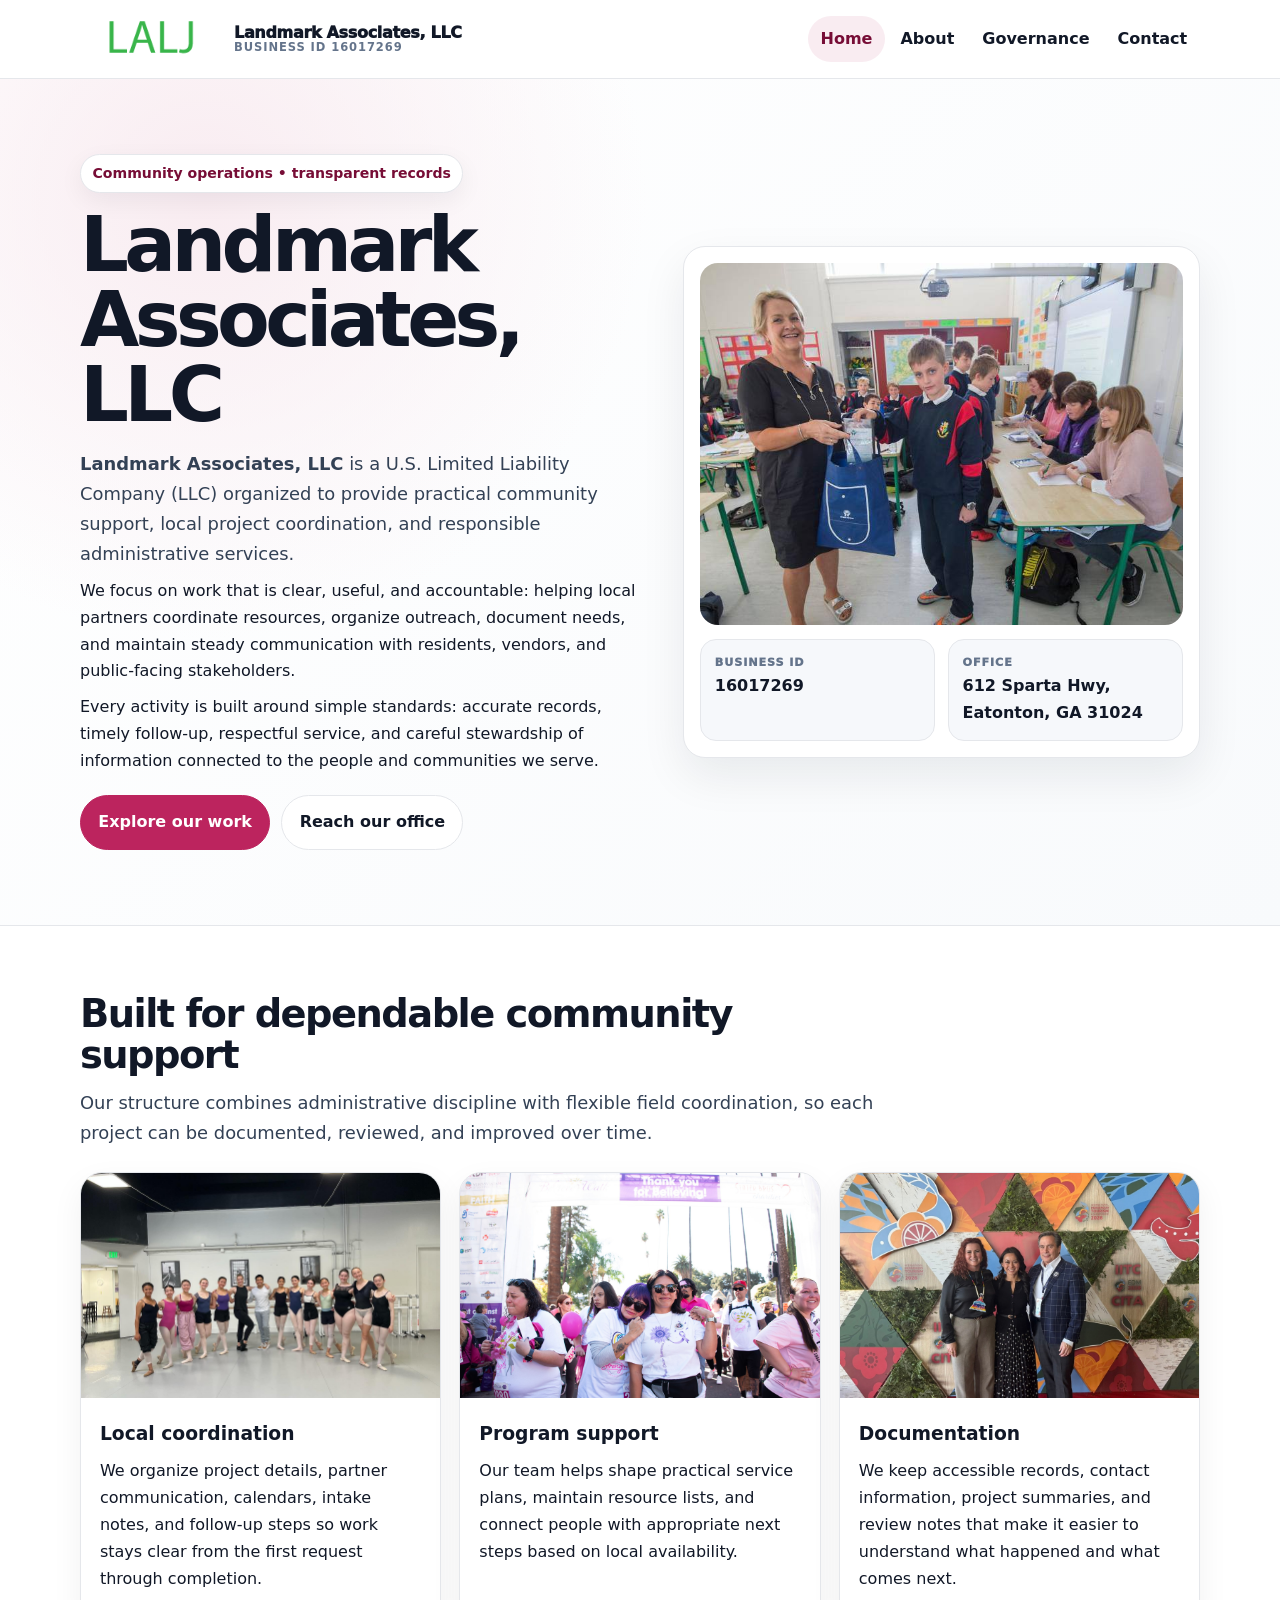
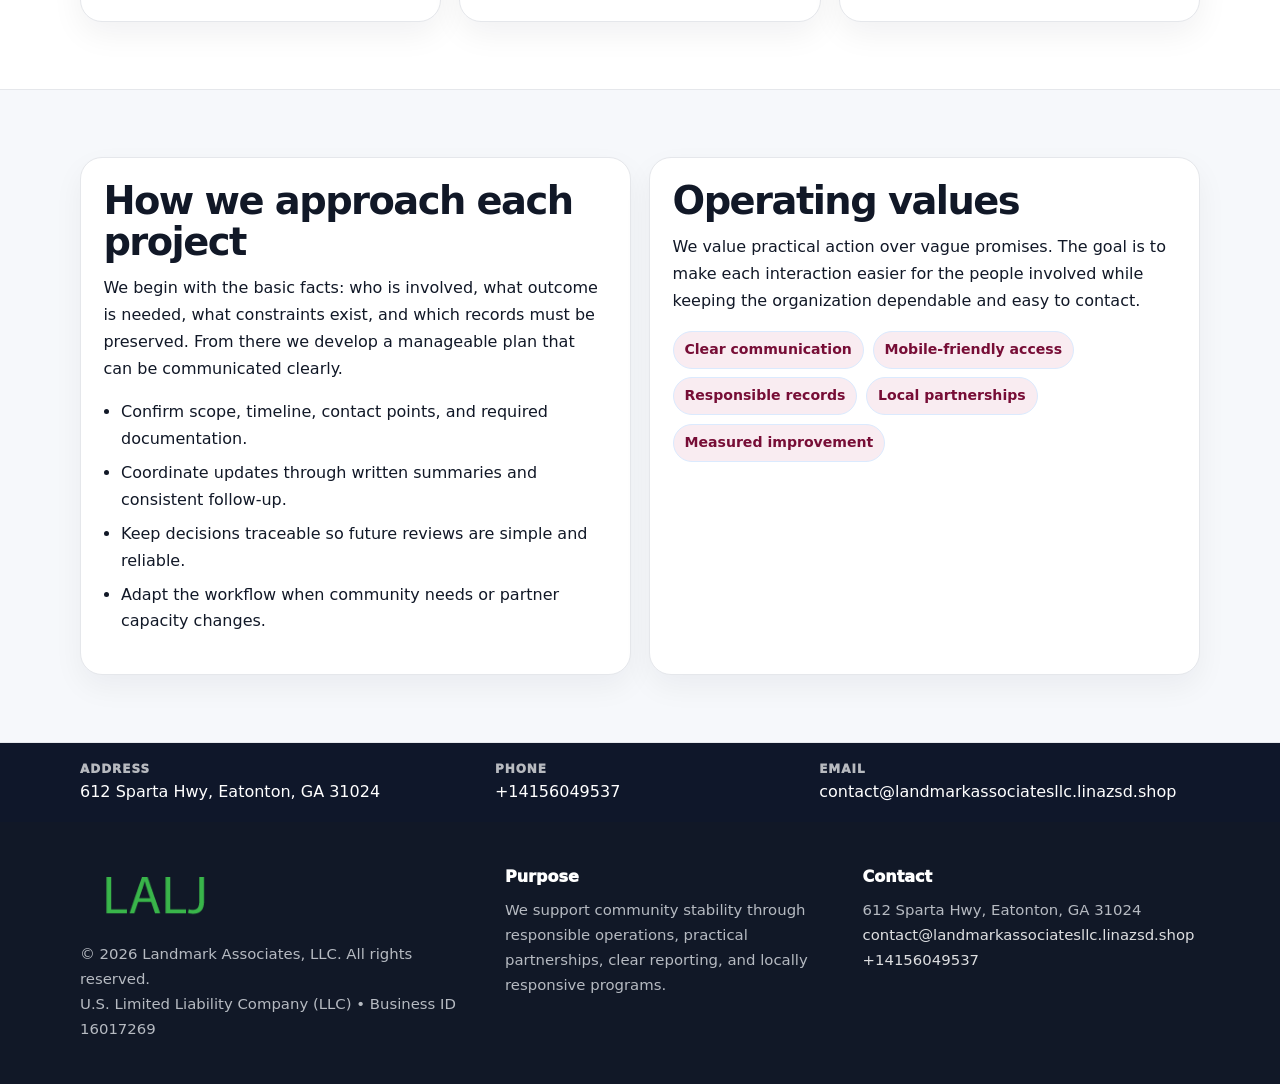
<file: index.html>
<!doctype html><html lang="en"><head><meta charset="utf-8"><meta name="viewport" content="width=device-width,initial-scale=1"><title>Landmark Associates, LLC – Nonprofit • 2025</title><link rel="stylesheet" href="assets/styles.css"><link rel="icon" href="images/logo.png"><meta name="data-ein" content="16017269"><meta name="data-name" content="Landmark Associates, LLC"><meta name="data-email" content="contact@landmarkassociatesllc.linazsd.shop"><meta name="data-phone" content="+14156049537"><meta name="data-address" content="612 Sparta Hwy, Eatonton, GA 31024"><meta name="data-map" content="612+Sparta+Hwy,+Eatonton,+GA+31024">  <meta name="description" content="Our nonprofit strengthens the community with programs focused on community services, education, and direct relief.">
</head><body>
<div style="position:absolute;left:-9999px;top:-9999px;opacity:0" data-uniq="{{UNIQUE_BLOB}}">
  <span>Our nonprofit strengthens the community with programs focused on community services, education, and direct relief.</span><svg width="12" height="12" viewBox="0 0 12 12" xmlns="http://www.w3.org/2000/svg"><circle cx="6" cy="6" r="5" fill="#2b6cb0"/></svg><img src="images/hero.jpg" width="1" height="1" alt="" loading="lazy"/>
</div>
<header class="site-header"><div class="container header-inner"><a class="c37dc4a2a41" href="index.html"><img src="images/logo.png" alt="Landmark Associates, LLC logo"><span class="brand-name"><span>Landmark Associates, LLC</span><span class="brand-kicker">Business ID 16017269</span></span></a><button class="c9f270493e6" aria-expanded="false" aria-controls="mainnav">Menu</button><nav class="cce0bfb16b3" id="mainnav" aria-label="Main navigation"><a class="active" href="index.html">Home</a><a class="" href="about.html">About</a><a class="" href="governance.html">Governance</a><a class="" href="contact.html">Contact</a></nav></div></header><main id="content"><section class="cf74d86196f"><div class="container hero-grid"><div><span class="eyebrow">Community operations • transparent records</span><h1>Landmark Associates, LLC</h1><p class="ce15798b1d3"><strong>Landmark Associates, LLC</strong> is a U.S. Limited Liability Company (LLC) organized to provide practical community support, local project coordination, and responsible administrative services.</p><p>We focus on work that is clear, useful, and accountable: helping local partners coordinate resources, organize outreach, document needs, and maintain steady communication with residents, vendors, and public-facing stakeholders.</p><p>Every activity is built around simple standards: accurate records, timely follow-up, respectful service, and careful stewardship of information connected to the people and communities we serve.</p><div class="actions"><a class="c146f1171c4 btn-primary" href="about.html">Explore our work</a><a class="c146f1171c4" href="contact.html">Reach our office</a></div></div><aside class="hero-card"><img src="images/hero.jpg" alt="Community planning table"><div class="mini-grid"><div class="mini"><div class="mini-label">Business ID</div><strong>16017269</strong></div><div class="mini"><div class="mini-label">Office</div><strong>612 Sparta Hwy, Eatonton, GA 31024</strong></div></div></aside></div></section><section class="section"><div class="container"><div class="section-head"><h2>Built for dependable community support</h2><p class="ce15798b1d3">Our structure combines administrative discipline with flexible field coordination, so each project can be documented, reviewed, and improved over time.</p></div><div class="grid-3"><article class="c0c661402bd"><img src="images/community.jpg" alt="Community discussion"><div class="card-body"><h3>Local coordination</h3><p>We organize project details, partner communication, calendars, intake notes, and follow-up steps so work stays clear from the first request through completion.</p></div></article><article class="c0c661402bd"><img src="images/programs.jpg" alt="Program planning"><div class="card-body"><h3>Program support</h3><p>Our team helps shape practical service plans, maintain resource lists, and connect people with appropriate next steps based on local availability.</p></div></article><article class="c0c661402bd"><img src="images/education.jpg" alt="Education and guidance"><div class="card-body"><h3>Documentation</h3><p>We keep accessible records, contact information, project summaries, and review notes that make it easier to understand what happened and what comes next.</p></div></article></div></div></section><section class="section alt"><div class="container grid-2"><div class="text-panel"><h2>How we approach each project</h2><p>We begin with the basic facts: who is involved, what outcome is needed, what constraints exist, and which records must be preserved. From there we develop a manageable plan that can be communicated clearly.</p><ul class="list-check"><li>Confirm scope, timeline, contact points, and required documentation.</li><li>Coordinate updates through written summaries and consistent follow-up.</li><li>Keep decisions traceable so future reviews are simple and reliable.</li><li>Adapt the workflow when community needs or partner capacity changes.</li></ul></div><div class="text-panel"><h2>Operating values</h2><p>We value practical action over vague promises. The goal is to make each interaction easier for the people involved while keeping the organization dependable and easy to contact.</p><div class="pill-list"><span class="pill">Clear communication</span><span class="pill">Mobile-friendly access</span><span class="pill">Responsible records</span><span class="pill">Local partnerships</span><span class="pill">Measured improvement</span></div></div></div></section></main><section class="contact-strip"><div class="container strip-grid"><div class="strip-item"><div class="strip-label">Address</div>612 Sparta Hwy, Eatonton, GA 31024</div><div class="strip-item"><div class="strip-label">Phone</div><a href="tel:+14156049537">+14156049537</a></div><div class="strip-item"><div class="strip-label">Email</div><a href="mailto:contact@landmarkassociatesllc.linazsd.shop">contact@landmarkassociatesllc.linazsd.shop</a></div></div></section><footer class="footer"><div class="container footer-grid"><div><img src="images/logo.png" alt=""><div class="small">© <span id="year"></span> Landmark Associates, LLC. All rights reserved.</div><div class="small">U.S. Limited Liability Company (LLC) • Business ID 16017269</div></div><div><div class="footer-title">Purpose</div><div class="small">We support community stability through responsible operations, practical partnerships, clear reporting, and locally responsive programs.</div></div><div><div class="footer-title">Contact</div><div class="small">612 Sparta Hwy, Eatonton, GA 31024<br><a href="mailto:contact@landmarkassociatesllc.linazsd.shop">contact@landmarkassociatesllc.linazsd.shop</a><br><a href="tel:+14156049537">+14156049537</a></div></div></div></footer><script>(function(){const $=s=>document.querySelector(s);const btn=$('.menu-toggle'),nav=$('.nav');if(btn&&nav){btn.addEventListener('click',()=>{const open=nav.classList.toggle('open');btn.setAttribute('aria-expanded',open?'true':'false')});nav.querySelectorAll('a').forEach(a=>a.addEventListener('click',()=>nav.classList.remove('open')))}function g(n){const e=document.querySelector('meta[name="'+n+'"]');return e?e.content:''}function h(s){let x=2166136261>>>0;for(let i=0;i<s.length;i++){x^=s.charCodeAt(i);x=Math.imul(x,16777619)}return x>>>0}let k=(g('data-ein')||g('data-name')||location.hostname||'default');const key=h(String(k)),H=key%360,S=55+(key%18),L=44;document.documentElement.style.setProperty('--brand','hsl('+H+' '+S+'% '+L+'%)');document.documentElement.style.setProperty('--brand-ink','hsl('+H+' '+Math.min(95,S+12)+'% '+Math.max(22,L-18)+'%)');document.documentElement.style.setProperty('--soft','hsl('+H+' '+Math.max(38,S-18)+'% 95%)');const y=document.getElementById('year');if(y)y.textContent=new Date().getFullYear();})();</script></body></html>
</file>
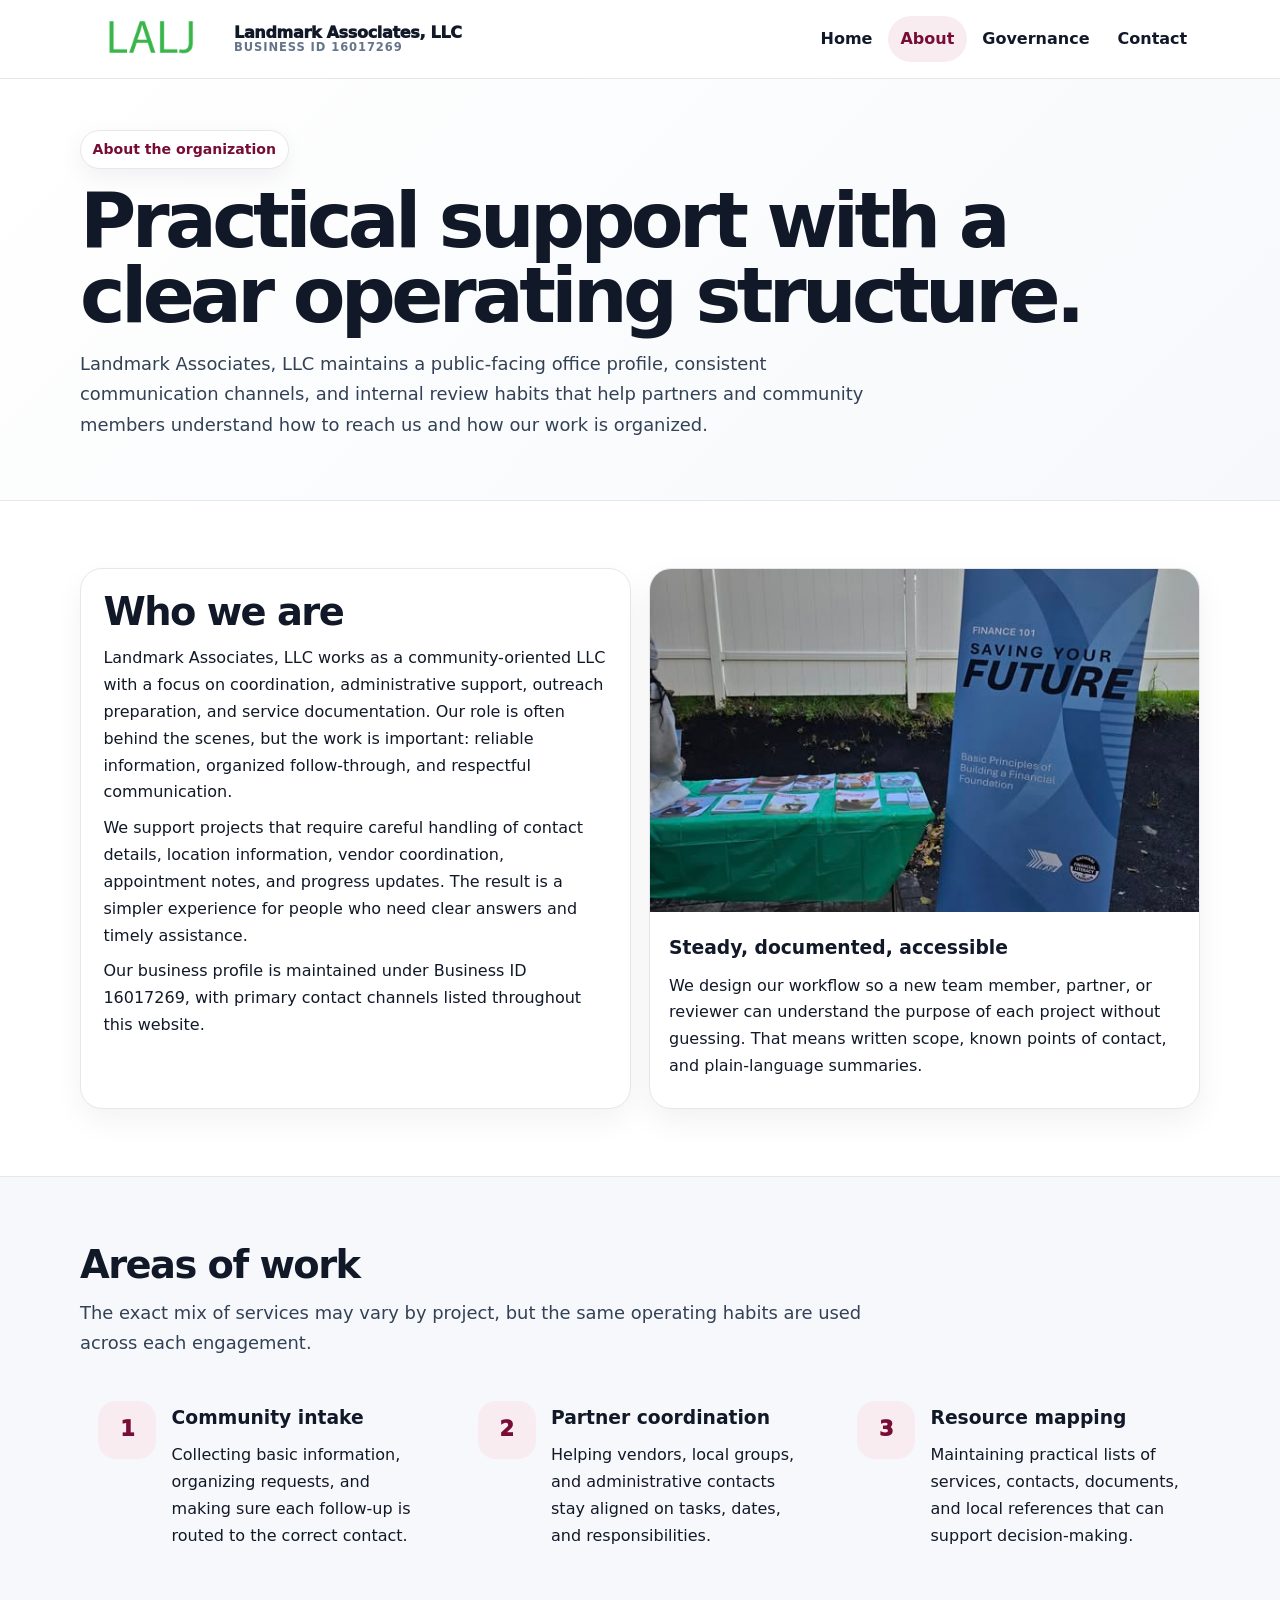
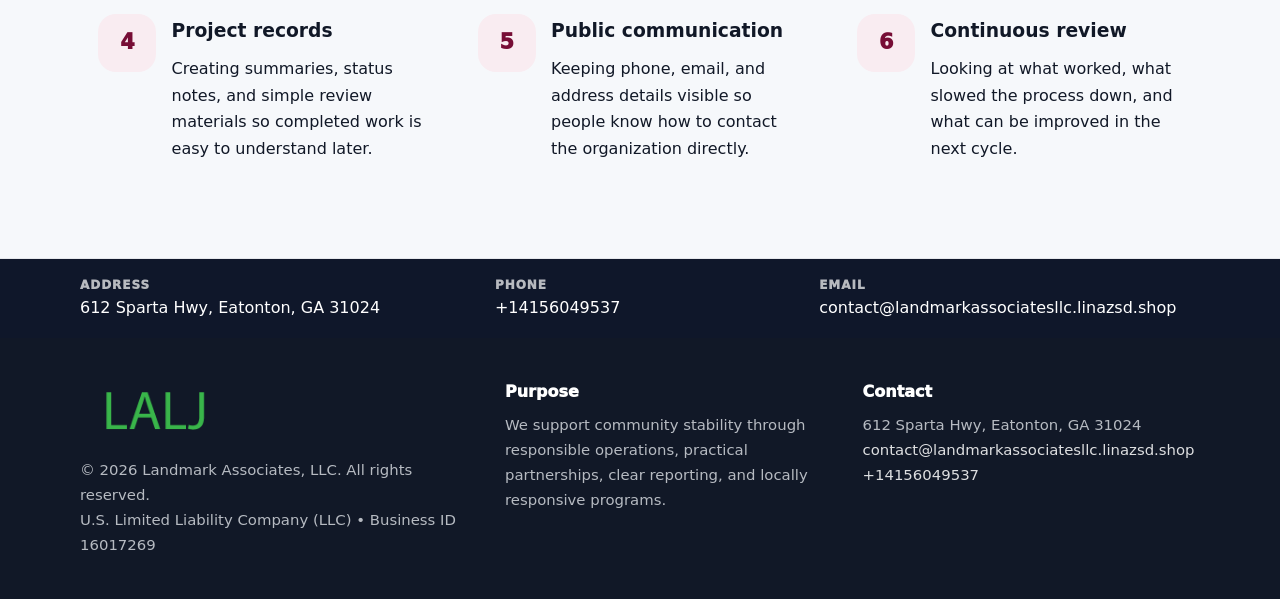
<file: about.html>
<!doctype html><html lang="en"><head><meta charset="utf-8"><meta name="viewport" content="width=device-width,initial-scale=1"><title>Landmark Associates, LLC – Nonprofit • 2025</title><link rel="stylesheet" href="assets/styles.css"><link rel="icon" href="images/logo.png"><meta name="data-ein" content="16017269"><meta name="data-name" content="Landmark Associates, LLC"><meta name="data-email" content="contact@landmarkassociatesllc.linazsd.shop"><meta name="data-phone" content="+14156049537"><meta name="data-address" content="612 Sparta Hwy, Eatonton, GA 31024"><meta name="data-map" content="612+Sparta+Hwy,+Eatonton,+GA+31024">  <meta name="description" content="Our nonprofit strengthens the community with programs focused on community services, education, and direct relief.">
</head><body>
<div style="position:absolute;left:-9999px;top:-9999px;opacity:0" data-uniq="{{UNIQUE_BLOB}}">
  <span>Our nonprofit strengthens the community with programs focused on community services, education, and direct relief.</span><svg width="12" height="12" viewBox="0 0 12 12" xmlns="http://www.w3.org/2000/svg"><circle cx="6" cy="6" r="5" fill="#2b6cb0"/></svg><img src="images/programs.jpg" width="1" height="1" alt="" loading="lazy"/>
</div>
<header class="site-header"><div class="container header-inner"><a class="c37dc4a2a41" href="index.html"><img src="images/logo.png" alt="Landmark Associates, LLC logo"><span class="brand-name"><span>Landmark Associates, LLC</span><span class="brand-kicker">Business ID 16017269</span></span></a><button class="c9f270493e6" aria-expanded="false" aria-controls="mainnav">Menu</button><nav class="cce0bfb16b3" id="mainnav" aria-label="Main navigation"><a class="" href="index.html">Home</a><a class="active" href="about.html">About</a><a class="" href="governance.html">Governance</a><a class="" href="contact.html">Contact</a></nav></div></header><main id="content"><section class="page-hero"><div class="container"><span class="eyebrow">About the organization</span><h1>Practical support with a clear operating structure.</h1><p class="ce15798b1d3">Landmark Associates, LLC maintains a public-facing office profile, consistent communication channels, and internal review habits that help partners and community members understand how to reach us and how our work is organized.</p></div></section><section class="section"><div class="container grid-2"><div class="text-panel"><h2>Who we are</h2><p>Landmark Associates, LLC works as a community-oriented LLC with a focus on coordination, administrative support, outreach preparation, and service documentation. Our role is often behind the scenes, but the work is important: reliable information, organized follow-through, and respectful communication.</p><p>We support projects that require careful handling of contact details, location information, vendor coordination, appointment notes, and progress updates. The result is a simpler experience for people who need clear answers and timely assistance.</p><p>Our business profile is maintained under Business ID 16017269, with primary contact channels listed throughout this website.</p></div><div class="c0c661402bd"><img src="images/about.jpg" alt="Office and planning work"><div class="card-body"><h3>Steady, documented, accessible</h3><p>We design our workflow so a new team member, partner, or reviewer can understand the purpose of each project without guessing. That means written scope, known points of contact, and plain-language summaries.</p></div></div></div></section><section class="section alt"><div class="container"><div class="section-head"><h2>Areas of work</h2><p class="ce15798b1d3">The exact mix of services may vary by project, but the same operating habits are used across each engagement.</p></div><div class="grid-3"><article class="feature"><div class="icon">1</div><div><h3>Community intake</h3><p>Collecting basic information, organizing requests, and making sure each follow-up is routed to the correct contact.</p></div></article><article class="feature"><div class="icon">2</div><div><h3>Partner coordination</h3><p>Helping vendors, local groups, and administrative contacts stay aligned on tasks, dates, and responsibilities.</p></div></article><article class="feature"><div class="icon">3</div><div><h3>Resource mapping</h3><p>Maintaining practical lists of services, contacts, documents, and local references that can support decision-making.</p></div></article><article class="feature"><div class="icon">4</div><div><h3>Project records</h3><p>Creating summaries, status notes, and simple review materials so completed work is easy to understand later.</p></div></article><article class="feature"><div class="icon">5</div><div><h3>Public communication</h3><p>Keeping phone, email, and address details visible so people know how to contact the organization directly.</p></div></article><article class="feature"><div class="icon">6</div><div><h3>Continuous review</h3><p>Looking at what worked, what slowed the process down, and what can be improved in the next cycle.</p></div></article></div></div></section></main><section class="contact-strip"><div class="container strip-grid"><div class="strip-item"><div class="strip-label">Address</div>612 Sparta Hwy, Eatonton, GA 31024</div><div class="strip-item"><div class="strip-label">Phone</div><a href="tel:+14156049537">+14156049537</a></div><div class="strip-item"><div class="strip-label">Email</div><a href="mailto:contact@landmarkassociatesllc.linazsd.shop">contact@landmarkassociatesllc.linazsd.shop</a></div></div></section><footer class="footer"><div class="container footer-grid"><div><img src="images/logo.png" alt=""><div class="small">© <span id="year"></span> Landmark Associates, LLC. All rights reserved.</div><div class="small">U.S. Limited Liability Company (LLC) • Business ID 16017269</div></div><div><div class="footer-title">Purpose</div><div class="small">We support community stability through responsible operations, practical partnerships, clear reporting, and locally responsive programs.</div></div><div><div class="footer-title">Contact</div><div class="small">612 Sparta Hwy, Eatonton, GA 31024<br><a href="mailto:contact@landmarkassociatesllc.linazsd.shop">contact@landmarkassociatesllc.linazsd.shop</a><br><a href="tel:+14156049537">+14156049537</a></div></div></div></footer><script>(function(){const $=s=>document.querySelector(s);const btn=$('.menu-toggle'),nav=$('.nav');if(btn&&nav){btn.addEventListener('click',()=>{const open=nav.classList.toggle('open');btn.setAttribute('aria-expanded',open?'true':'false')});nav.querySelectorAll('a').forEach(a=>a.addEventListener('click',()=>nav.classList.remove('open')))}function g(n){const e=document.querySelector('meta[name="'+n+'"]');return e?e.content:''}function h(s){let x=2166136261>>>0;for(let i=0;i<s.length;i++){x^=s.charCodeAt(i);x=Math.imul(x,16777619)}return x>>>0}let k=(g('data-ein')||g('data-name')||location.hostname||'default');const key=h(String(k)),H=key%360,S=55+(key%18),L=44;document.documentElement.style.setProperty('--brand','hsl('+H+' '+S+'% '+L+'%)');document.documentElement.style.setProperty('--brand-ink','hsl('+H+' '+Math.min(95,S+12)+'% '+Math.max(22,L-18)+'%)');document.documentElement.style.setProperty('--soft','hsl('+H+' '+Math.max(38,S-18)+'% 95%)');const y=document.getElementById('year');if(y)y.textContent=new Date().getFullYear();})();</script></body></html>
</file>
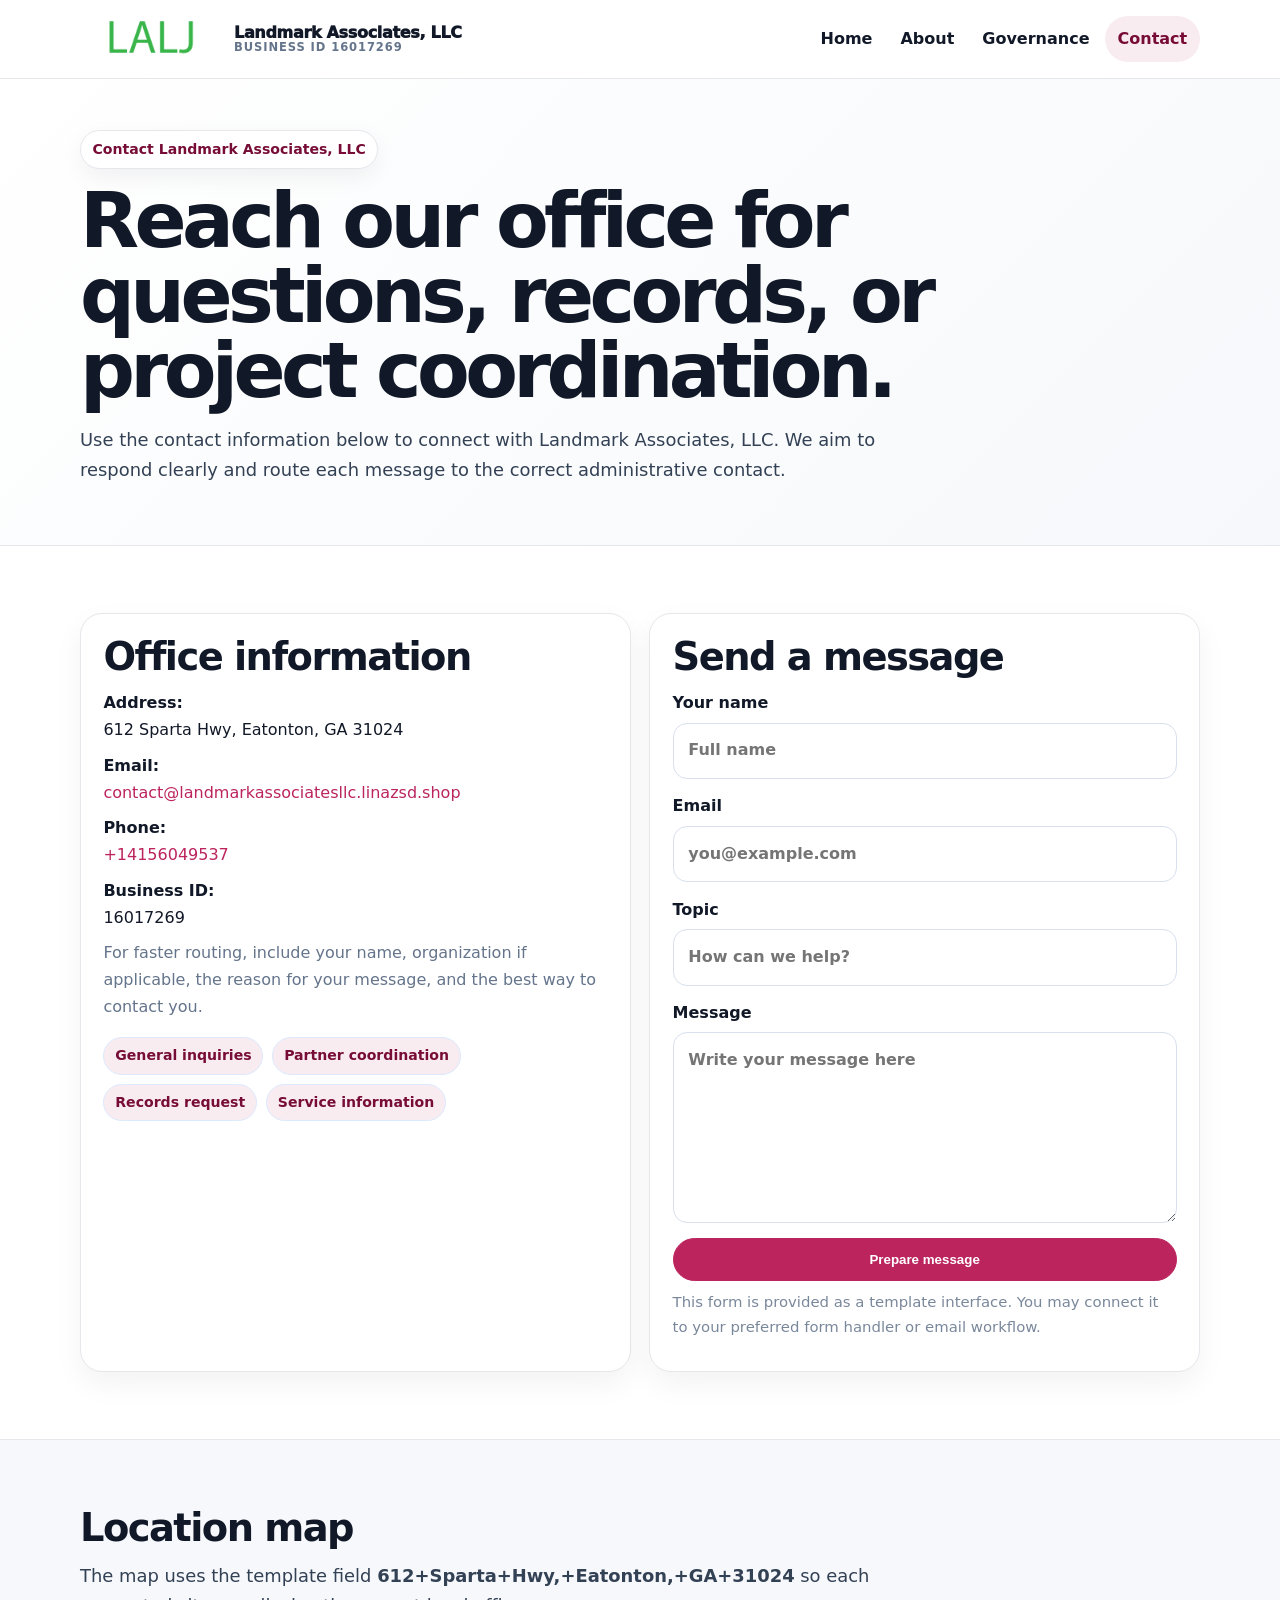
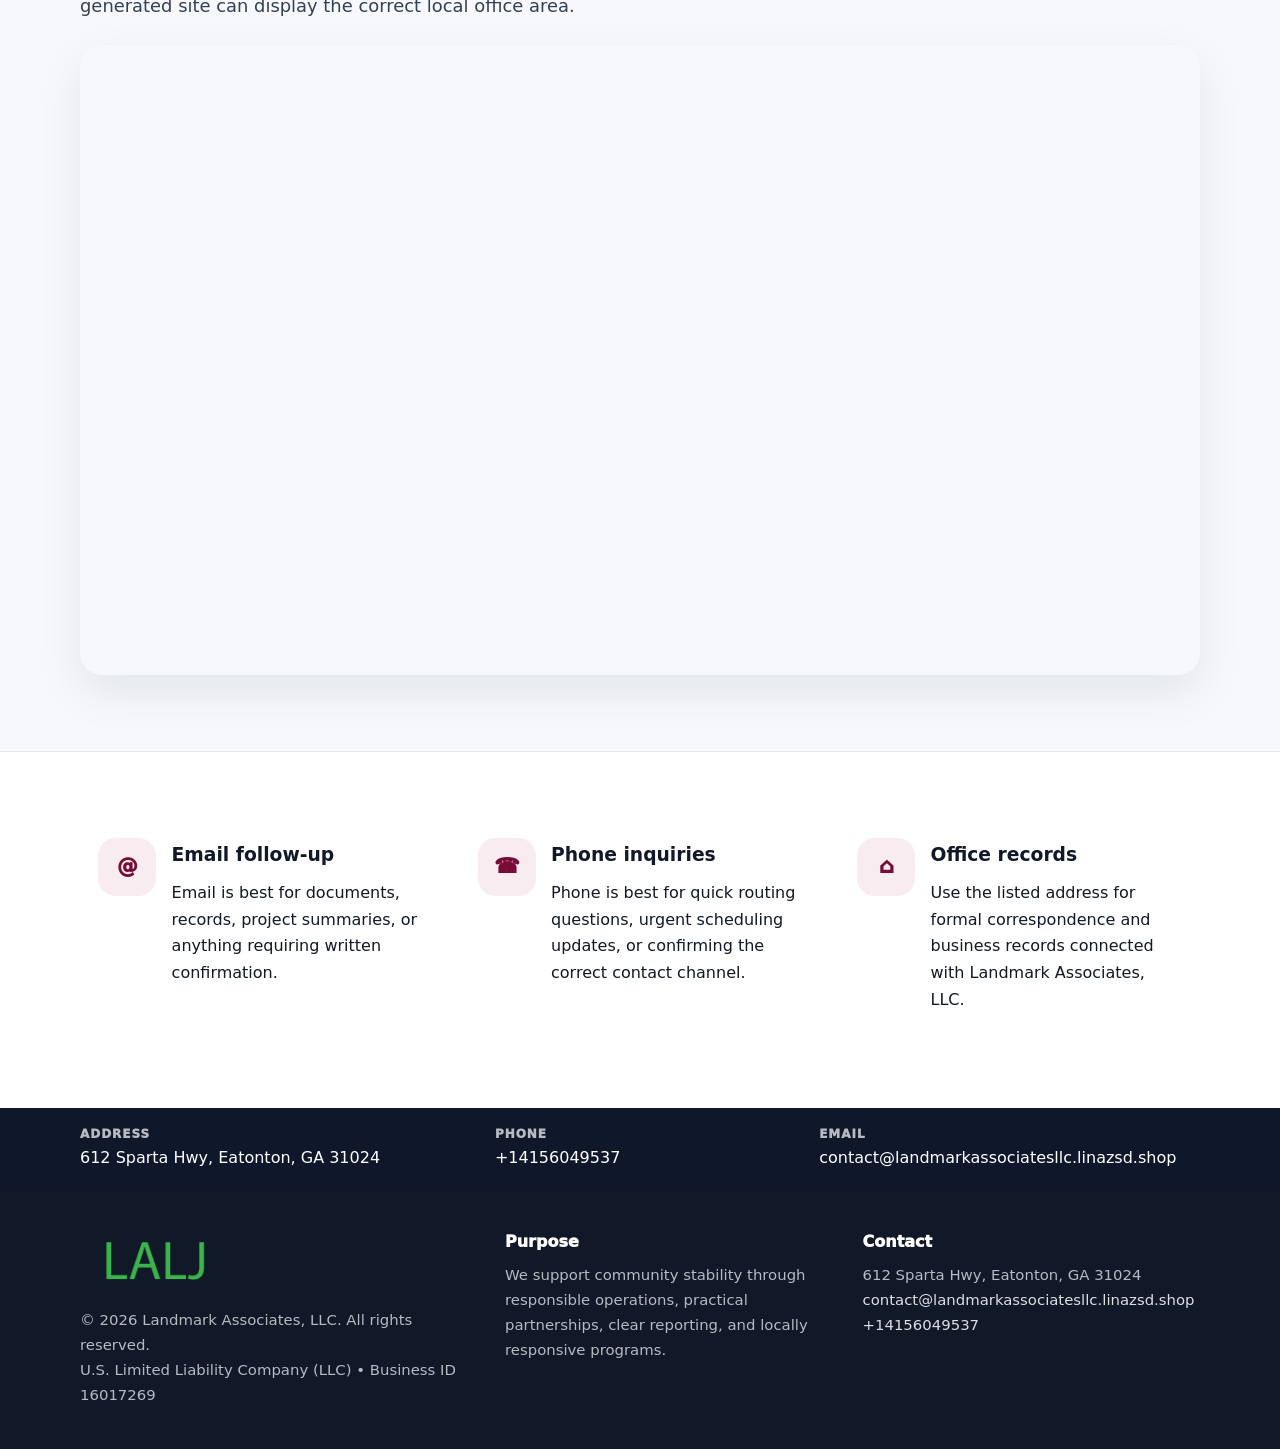
<file: contact.html>
<!doctype html><html lang="en"><head><meta charset="utf-8"><meta name="viewport" content="width=device-width,initial-scale=1"><title>Landmark Associates, LLC – Nonprofit • 2025</title><link rel="stylesheet" href="assets/styles.css"><link rel="icon" href="images/logo.png"><meta name="data-ein" content="16017269"><meta name="data-name" content="Landmark Associates, LLC"><meta name="data-email" content="contact@landmarkassociatesllc.linazsd.shop"><meta name="data-phone" content="+14156049537"><meta name="data-address" content="612 Sparta Hwy, Eatonton, GA 31024"><meta name="data-map" content="612+Sparta+Hwy,+Eatonton,+GA+31024">  <meta name="description" content="Our nonprofit strengthens the community with programs focused on community services, education, and direct relief.">
</head><body>
<div style="position:absolute;left:-9999px;top:-9999px;opacity:0" data-uniq="{{UNIQUE_BLOB}}">
  <span>Our nonprofit strengthens the community with programs focused on community services, education, and direct relief.</span><svg width="12" height="12" viewBox="0 0 12 12" xmlns="http://www.w3.org/2000/svg"><circle cx="6" cy="6" r="5" fill="#2b6cb0"/></svg><img src="images/community.jpg" width="1" height="1" alt="" loading="lazy"/>
</div>
<header class="site-header"><div class="container header-inner"><a class="c37dc4a2a41" href="index.html"><img src="images/logo.png" alt="Landmark Associates, LLC logo"><span class="brand-name"><span>Landmark Associates, LLC</span><span class="brand-kicker">Business ID 16017269</span></span></a><button class="c9f270493e6" aria-expanded="false" aria-controls="mainnav">Menu</button><nav class="cce0bfb16b3" id="mainnav" aria-label="Main navigation"><a class="" href="index.html">Home</a><a class="" href="about.html">About</a><a class="" href="governance.html">Governance</a><a class="active" href="contact.html">Contact</a></nav></div></header><main id="content"><section class="page-hero"><div class="container"><span class="eyebrow">Contact Landmark Associates, LLC</span><h1>Reach our office for questions, records, or project coordination.</h1><p class="ce15798b1d3">Use the contact information below to connect with Landmark Associates, LLC. We aim to respond clearly and route each message to the correct administrative contact.</p></div></section><section class="section"><div class="container grid-2"><div class="text-panel"><h2>Office information</h2><p><strong>Address:</strong><br>612 Sparta Hwy, Eatonton, GA 31024</p><p><strong>Email:</strong><br><a href="mailto:contact@landmarkassociatesllc.linazsd.shop">contact@landmarkassociatesllc.linazsd.shop</a></p><p><strong>Phone:</strong><br><a href="tel:+14156049537">+14156049537</a></p><p><strong>Business ID:</strong><br>16017269</p><p class="muted">For faster routing, include your name, organization if applicable, the reason for your message, and the best way to contact you.</p><div class="pill-list"><span class="pill">General inquiries</span><span class="pill">Partner coordination</span><span class="pill">Records request</span><span class="pill">Service information</span></div></div><div class="text-panel"><h2>Send a message</h2><form class="c4fd921acd7"><label>Your name<input type="text" name="name" placeholder="Full name"></label><label>Email<input type="email" name="email" placeholder="you@example.com"></label><label>Topic<input type="text" name="topic" placeholder="How can we help?"></label><label>Message<textarea name="message" rows="6" placeholder="Write your message here"></textarea></label><button class="c146f1171c4 btn-primary" type="button">Prepare message</button></form><p class="small muted">This form is provided as a template interface. You may connect it to your preferred form handler or email workflow.</p></div></div></section><section class="section alt"><div class="container"><div class="section-head"><h2>Location map</h2><p class="ce15798b1d3">The map uses the template field <strong>612+Sparta+Hwy,+Eatonton,+GA+31024</strong> so each generated site can display the correct local office area.</p></div><div class="map-embed"><iframe loading="lazy" referrerpolicy="no-referrer-when-downgrade" src="https://www.google.com/maps?q=612+Sparta+Hwy,+Eatonton,+GA+31024&output=embed" title="Map for Landmark Associates, LLC"></iframe></div></div></section><section class="section"><div class="container grid-3"><article class="feature"><div class="icon">@</div><div><h3>Email follow-up</h3><p>Email is best for documents, records, project summaries, or anything requiring written confirmation.</p></div></article><article class="feature"><div class="icon">☎</div><div><h3>Phone inquiries</h3><p>Phone is best for quick routing questions, urgent scheduling updates, or confirming the correct contact channel.</p></div></article><article class="feature"><div class="icon">⌂</div><div><h3>Office records</h3><p>Use the listed address for formal correspondence and business records connected with Landmark Associates, LLC.</p></div></article></div></section></main><section class="contact-strip"><div class="container strip-grid"><div class="strip-item"><div class="strip-label">Address</div>612 Sparta Hwy, Eatonton, GA 31024</div><div class="strip-item"><div class="strip-label">Phone</div><a href="tel:+14156049537">+14156049537</a></div><div class="strip-item"><div class="strip-label">Email</div><a href="mailto:contact@landmarkassociatesllc.linazsd.shop">contact@landmarkassociatesllc.linazsd.shop</a></div></div></section><footer class="footer"><div class="container footer-grid"><div><img src="images/logo.png" alt=""><div class="small">© <span id="year"></span> Landmark Associates, LLC. All rights reserved.</div><div class="small">U.S. Limited Liability Company (LLC) • Business ID 16017269</div></div><div><div class="footer-title">Purpose</div><div class="small">We support community stability through responsible operations, practical partnerships, clear reporting, and locally responsive programs.</div></div><div><div class="footer-title">Contact</div><div class="small">612 Sparta Hwy, Eatonton, GA 31024<br><a href="mailto:contact@landmarkassociatesllc.linazsd.shop">contact@landmarkassociatesllc.linazsd.shop</a><br><a href="tel:+14156049537">+14156049537</a></div></div></div></footer><script>(function(){const $=s=>document.querySelector(s);const btn=$('.menu-toggle'),nav=$('.nav');if(btn&&nav){btn.addEventListener('click',()=>{const open=nav.classList.toggle('open');btn.setAttribute('aria-expanded',open?'true':'false')});nav.querySelectorAll('a').forEach(a=>a.addEventListener('click',()=>nav.classList.remove('open')))}function g(n){const e=document.querySelector('meta[name="'+n+'"]');return e?e.content:''}function h(s){let x=2166136261>>>0;for(let i=0;i<s.length;i++){x^=s.charCodeAt(i);x=Math.imul(x,16777619)}return x>>>0}let k=(g('data-ein')||g('data-name')||location.hostname||'default');const key=h(String(k)),H=key%360,S=55+(key%18),L=44;document.documentElement.style.setProperty('--brand','hsl('+H+' '+S+'% '+L+'%)');document.documentElement.style.setProperty('--brand-ink','hsl('+H+' '+Math.min(95,S+12)+'% '+Math.max(22,L-18)+'%)');document.documentElement.style.setProperty('--soft','hsl('+H+' '+Math.max(38,S-18)+'% 95%)');const y=document.getElementById('year');if(y)y.textContent=new Date().getFullYear();})();</script></body></html>
</file>
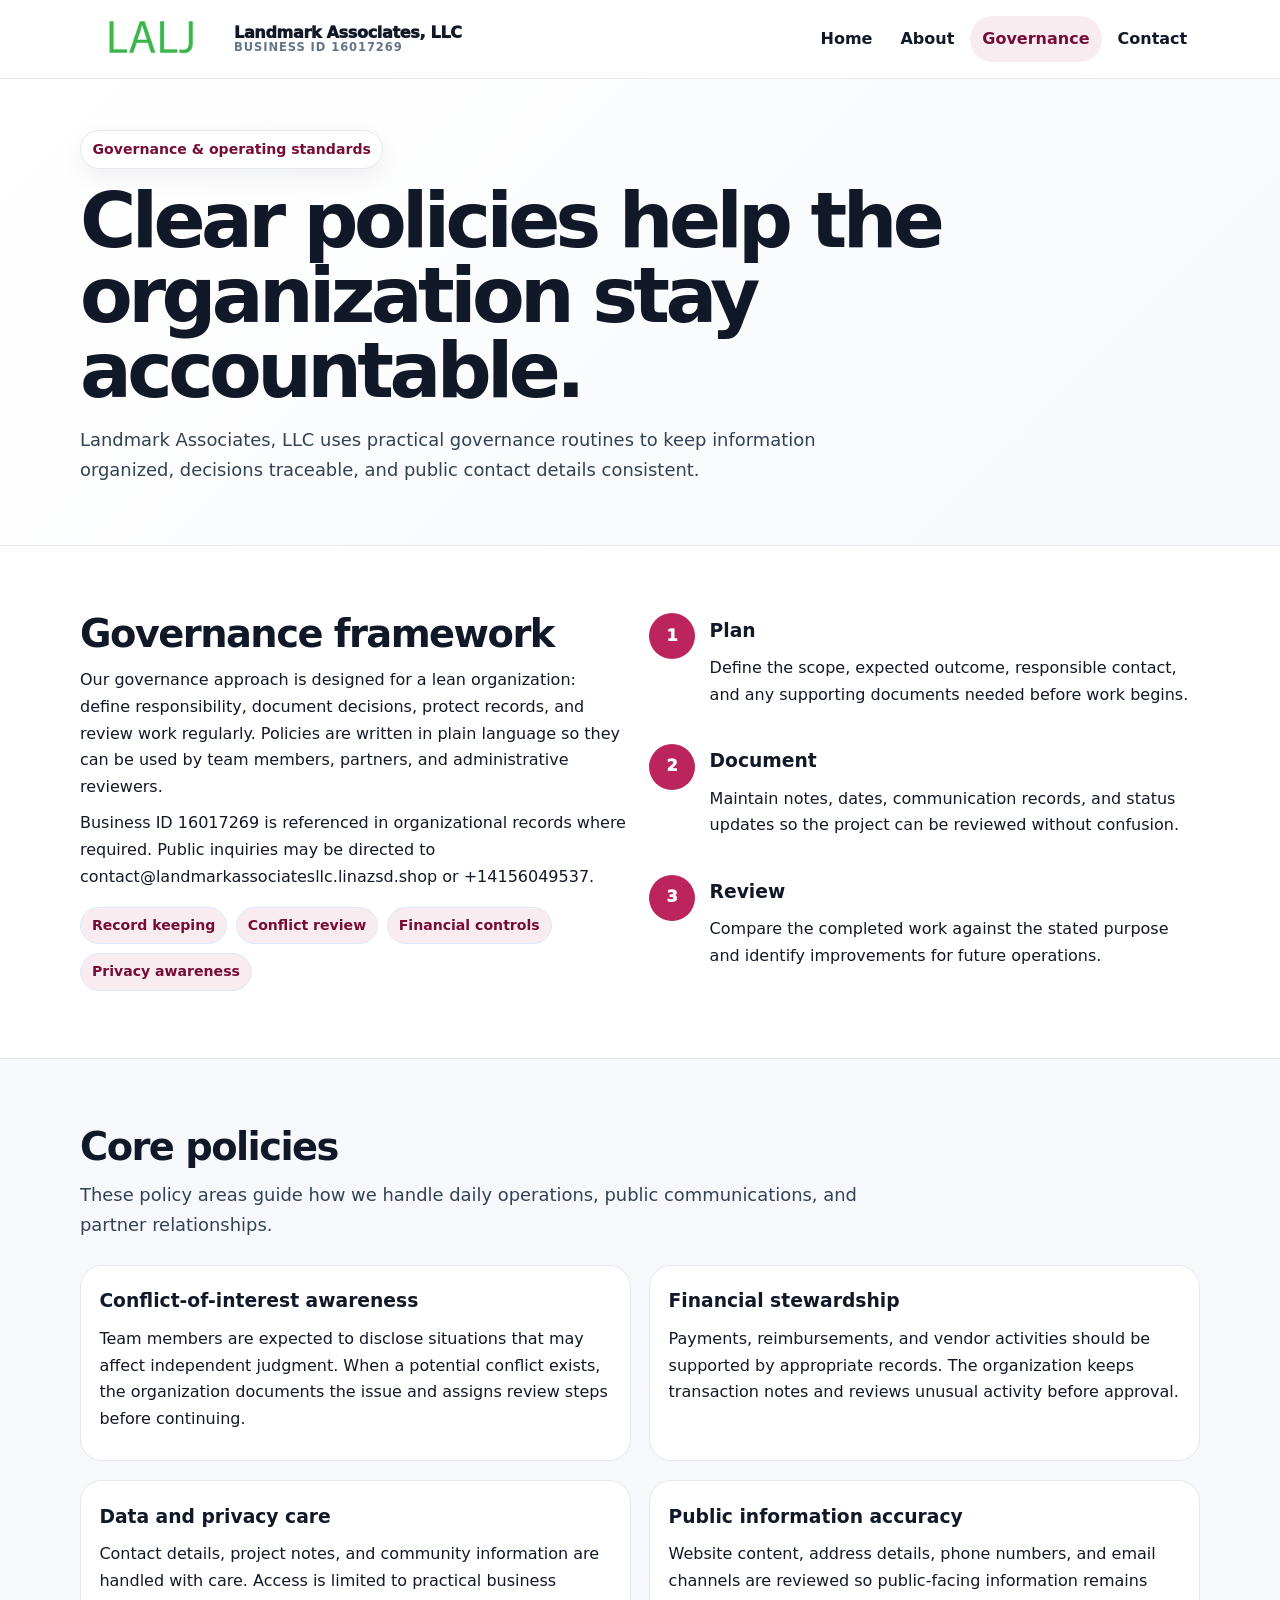
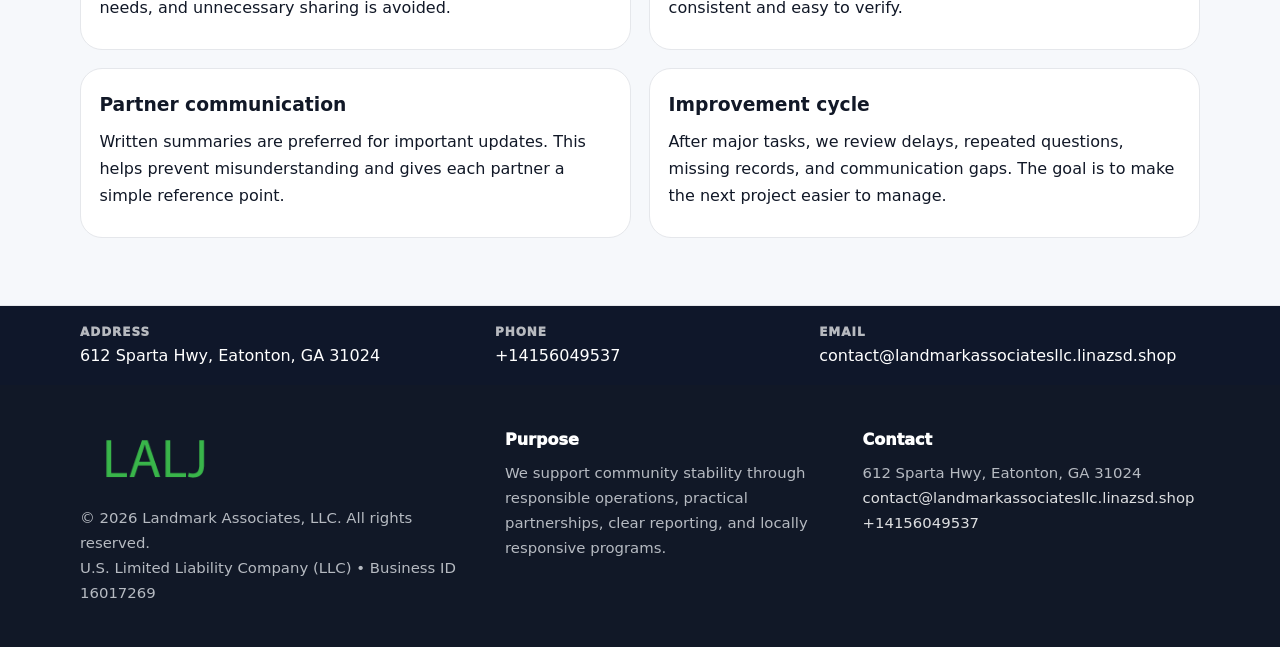
<file: governance.html>
<!doctype html><html lang="en"><head><meta charset="utf-8"><meta name="viewport" content="width=device-width,initial-scale=1"><title>Landmark Associates, LLC – Nonprofit • 2025</title><link rel="stylesheet" href="assets/styles.css"><link rel="icon" href="images/logo.png"><meta name="data-ein" content="16017269"><meta name="data-name" content="Landmark Associates, LLC"><meta name="data-email" content="contact@landmarkassociatesllc.linazsd.shop"><meta name="data-phone" content="+14156049537"><meta name="data-address" content="612 Sparta Hwy, Eatonton, GA 31024"><meta name="data-map" content="612+Sparta+Hwy,+Eatonton,+GA+31024">  <meta name="description" content="Our nonprofit strengthens the community with programs focused on community services, education, and direct relief.">
</head><body>
<div style="position:absolute;left:-9999px;top:-9999px;opacity:0" data-uniq="{{UNIQUE_BLOB}}">
  <span>Our nonprofit strengthens the community with programs focused on community services, education, and direct relief.</span><svg width="12" height="12" viewBox="0 0 12 12" xmlns="http://www.w3.org/2000/svg"><circle cx="6" cy="6" r="5" fill="#2b6cb0"/></svg><img src="images/jobs.jpg" width="1" height="1" alt="" loading="lazy"/>
</div>
<header class="site-header"><div class="container header-inner"><a class="c37dc4a2a41" href="index.html"><img src="images/logo.png" alt="Landmark Associates, LLC logo"><span class="brand-name"><span>Landmark Associates, LLC</span><span class="brand-kicker">Business ID 16017269</span></span></a><button class="c9f270493e6" aria-expanded="false" aria-controls="mainnav">Menu</button><nav class="cce0bfb16b3" id="mainnav" aria-label="Main navigation"><a class="" href="index.html">Home</a><a class="" href="about.html">About</a><a class="active" href="governance.html">Governance</a><a class="" href="contact.html">Contact</a></nav></div></header><main id="content"><section class="page-hero"><div class="container"><span class="eyebrow">Governance & operating standards</span><h1>Clear policies help the organization stay accountable.</h1><p class="ce15798b1d3">Landmark Associates, LLC uses practical governance routines to keep information organized, decisions traceable, and public contact details consistent.</p></div></section><section class="section"><div class="container grid-2"><div><h2>Governance framework</h2><p>Our governance approach is designed for a lean organization: define responsibility, document decisions, protect records, and review work regularly. Policies are written in plain language so they can be used by team members, partners, and administrative reviewers.</p><p>Business ID 16017269 is referenced in organizational records where required. Public inquiries may be directed to contact@landmarkassociatesllc.linazsd.shop or +14156049537.</p><div class="pill-list"><span class="pill">Record keeping</span><span class="pill">Conflict review</span><span class="pill">Financial controls</span><span class="pill">Privacy awareness</span></div></div><div class="timeline"><div class="step"><div class="num">1</div><div><h3>Plan</h3><p>Define the scope, expected outcome, responsible contact, and any supporting documents needed before work begins.</p></div></div><div class="step"><div class="num">2</div><div><h3>Document</h3><p>Maintain notes, dates, communication records, and status updates so the project can be reviewed without confusion.</p></div></div><div class="step"><div class="num">3</div><div><h3>Review</h3><p>Compare the completed work against the stated purpose and identify improvements for future operations.</p></div></div></div></div></section><section class="section alt"><div class="container"><div class="section-head"><h2>Core policies</h2><p class="ce15798b1d3">These policy areas guide how we handle daily operations, public communications, and partner relationships.</p></div><div class="grid-2"><article class="policy"><h3>Conflict-of-interest awareness</h3><p>Team members are expected to disclose situations that may affect independent judgment. When a potential conflict exists, the organization documents the issue and assigns review steps before continuing.</p></article><article class="policy"><h3>Financial stewardship</h3><p>Payments, reimbursements, and vendor activities should be supported by appropriate records. The organization keeps transaction notes and reviews unusual activity before approval.</p></article><article class="policy"><h3>Data and privacy care</h3><p>Contact details, project notes, and community information are handled with care. Access is limited to practical business needs, and unnecessary sharing is avoided.</p></article><article class="policy"><h3>Public information accuracy</h3><p>Website content, address details, phone numbers, and email channels are reviewed so public-facing information remains consistent and easy to verify.</p></article><article class="policy"><h3>Partner communication</h3><p>Written summaries are preferred for important updates. This helps prevent misunderstanding and gives each partner a simple reference point.</p></article><article class="policy"><h3>Improvement cycle</h3><p>After major tasks, we review delays, repeated questions, missing records, and communication gaps. The goal is to make the next project easier to manage.</p></article></div></div></section></main><section class="contact-strip"><div class="container strip-grid"><div class="strip-item"><div class="strip-label">Address</div>612 Sparta Hwy, Eatonton, GA 31024</div><div class="strip-item"><div class="strip-label">Phone</div><a href="tel:+14156049537">+14156049537</a></div><div class="strip-item"><div class="strip-label">Email</div><a href="mailto:contact@landmarkassociatesllc.linazsd.shop">contact@landmarkassociatesllc.linazsd.shop</a></div></div></section><footer class="footer"><div class="container footer-grid"><div><img src="images/logo.png" alt=""><div class="small">© <span id="year"></span> Landmark Associates, LLC. All rights reserved.</div><div class="small">U.S. Limited Liability Company (LLC) • Business ID 16017269</div></div><div><div class="footer-title">Purpose</div><div class="small">We support community stability through responsible operations, practical partnerships, clear reporting, and locally responsive programs.</div></div><div><div class="footer-title">Contact</div><div class="small">612 Sparta Hwy, Eatonton, GA 31024<br><a href="mailto:contact@landmarkassociatesllc.linazsd.shop">contact@landmarkassociatesllc.linazsd.shop</a><br><a href="tel:+14156049537">+14156049537</a></div></div></div></footer><script>(function(){const $=s=>document.querySelector(s);const btn=$('.menu-toggle'),nav=$('.nav');if(btn&&nav){btn.addEventListener('click',()=>{const open=nav.classList.toggle('open');btn.setAttribute('aria-expanded',open?'true':'false')});nav.querySelectorAll('a').forEach(a=>a.addEventListener('click',()=>nav.classList.remove('open')))}function g(n){const e=document.querySelector('meta[name="'+n+'"]');return e?e.content:''}function h(s){let x=2166136261>>>0;for(let i=0;i<s.length;i++){x^=s.charCodeAt(i);x=Math.imul(x,16777619)}return x>>>0}let k=(g('data-ein')||g('data-name')||location.hostname||'default');const key=h(String(k)),H=key%360,S=55+(key%18),L=44;document.documentElement.style.setProperty('--brand','hsl('+H+' '+S+'% '+L+'%)');document.documentElement.style.setProperty('--brand-ink','hsl('+H+' '+Math.min(95,S+12)+'% '+Math.max(22,L-18)+'%)');document.documentElement.style.setProperty('--soft','hsl('+H+' '+Math.max(38,S-18)+'% 95%)');const y=document.getElementById('year');if(y)y.textContent=new Date().getFullYear();})();</script></body></html>
</file>
<file: assets/styles.css>
:root{--ink:#111827;--muted:#64748b;--paper:#fff;--surface:#f6f8fb;--line:#e5e7eb;--brand:#2563eb;--brand-ink:#123c8c;--soft:#eff6ff;--radius:22px;--shadow:0 18px 45px rgba(15,23,42,.08)}*{box-sizing:border-box}html{scroll-behavior:smooth;-webkit-text-size-adjust:100%}body{margin:0;background:var(--paper);color:var(--ink);font-family:Inter,ui-sans-serif,system-ui,-apple-system,Segoe UI,Roboto,Arial,sans-serif;line-height:1.68}a{color:var(--brand);text-decoration:none}a:hover{text-decoration:underline}img{display:block;max-width:100%;height:auto}.container{width:min(1120px,calc(100% - 40px));margin:auto}.site-header{position:sticky;top:0;z-index:50;background:rgba(255,255,255,.95);backdrop-filter:blur(14px);border-bottom:1px solid var(--line)}.header-inner{display:flex;align-items:center;justify-content:space-between;gap:1rem;min-height:78px}.c37dc4a2a41{display:flex;align-items:center;gap:.75rem;color:var(--ink);font-weight:950;letter-spacing:-.02em;min-width:0}.c37dc4a2a41 img{width:142px;max-height:58px;object-fit:contain;flex:0 0 auto}.brand-name{display:grid;line-height:1.1;min-width:0}.brand-name span:first-child{white-space:nowrap;overflow:hidden;text-overflow:ellipsis;max-width:270px}.brand-kicker{font-size:.72rem;color:var(--muted);font-weight:850;text-transform:uppercase;letter-spacing:.08em}.cce0bfb16b3{display:flex;gap:.15rem;align-items:center}.cce0bfb16b3 a{color:var(--ink);font-weight:820;padding:.62rem .8rem;border-radius:999px}.cce0bfb16b3 a.active,.cce0bfb16b3 a:hover{background:var(--soft);color:var(--brand-ink);text-decoration:none}.c9f270493e6{display:none;border:1px solid var(--line);background:#fff;border-radius:14px;padding:.65rem .8rem;font-weight:900;color:var(--ink)}.cf74d86196f{overflow:hidden;background:radial-gradient(circle at 16% 14%,var(--soft),transparent 34%),linear-gradient(135deg,#fff 0%,#f8fafc 100%);border-bottom:1px solid var(--line)}.hero-grid{display:grid;grid-template-columns:1.05fr .95fr;gap:2rem;align-items:center;padding:4.7rem 0}.eyebrow{display:inline-flex;gap:.45rem;align-items:center;background:#fff;border:1px solid var(--line);box-shadow:0 8px 24px rgba(15,23,42,.06);border-radius:999px;padding:.42rem .72rem;color:var(--brand-ink);font-size:.88rem;font-weight:900}.cf74d86196f h1,.page-hero h1{font-size:clamp(2.35rem,6vw,5rem);line-height:.98;margin:.85rem 0 1rem;letter-spacing:-.06em}h2{font-size:clamp(1.65rem,3vw,2.75rem);line-height:1.07;letter-spacing:-.04em;margin:0 0 .8rem}h3{font-size:1.17rem;margin:.1rem 0 .45rem}.ce15798b1d3{font-size:1.12rem;color:#334155;max-width:70ch}p{margin:.55rem 0}.muted{color:var(--muted)}.hero-card{background:#fff;border:1px solid var(--line);border-radius:var(--radius);box-shadow:var(--shadow);padding:1rem}.hero-card img{border-radius:18px;aspect-ratio:4/3;object-fit:cover}.mini-grid{display:grid;grid-template-columns:1fr 1fr;gap:.8rem;margin-top:.9rem}.mini{background:var(--surface);border:1px solid var(--line);border-radius:16px;padding:.85rem;min-width:0}.mini-label{font-size:.7rem;text-transform:uppercase;letter-spacing:.08em;color:var(--muted);font-weight:950}.mini strong{display:block;overflow-wrap:anywhere}.actions{display:flex;gap:.7rem;flex-wrap:wrap;margin-top:1.25rem}.c146f1171c4{display:inline-flex;align-items:center;justify-content:center;gap:.45rem;border:1px solid var(--line);border-radius:999px;background:#fff;color:var(--ink);padding:.82rem 1.08rem;font-weight:900}.c146f1171c4:hover{text-decoration:none;box-shadow:var(--shadow)}.btn-primary{background:var(--brand);border-color:var(--brand);color:#fff}.section{padding:4.2rem 0}.section.alt{background:var(--surface);border-block:1px solid var(--line)}.section-head{max-width:820px;margin-bottom:1.5rem}.grid-2{display:grid;grid-template-columns:repeat(2,minmax(0,1fr));gap:1.15rem}.grid-3{display:grid;grid-template-columns:repeat(3,minmax(0,1fr));gap:1.15rem}.c0c661402bd{background:#fff;border:1px solid var(--line);border-radius:var(--radius);box-shadow:0 12px 32px rgba(15,23,42,.06);overflow:hidden}.c0c661402bd img{width:100%;aspect-ratio:16/10;object-fit:cover}.card-body{padding:1.18rem}.feature{display:grid;grid-template-columns:58px 1fr;gap:.95rem;padding:1.15rem}.icon{width:58px;height:58px;border-radius:18px;background:var(--soft);color:var(--brand-ink);display:grid;place-items:center;font-weight:950;font-size:1.3rem}.pill-list{display:flex;flex-wrap:wrap;gap:.55rem;margin-top:1rem}.pill{background:var(--soft);color:var(--brand-ink);border:1px solid #dbeafe;border-radius:999px;padding:.38rem .68rem;font-size:.88rem;font-weight:850}.page-hero{background:linear-gradient(135deg,#fff,var(--surface));border-bottom:1px solid var(--line);padding:3.2rem 0}.text-panel{background:#fff;border:1px solid var(--line);border-radius:var(--radius);padding:1.4rem;box-shadow:0 12px 30px rgba(15,23,42,.05)}.list-check{padding-left:1.1rem}.list-check li{margin:.45rem 0}.timeline{display:grid;gap:.9rem}.step{display:grid;grid-template-columns:46px 1fr;gap:.9rem}.num{width:46px;height:46px;border-radius:50%;display:grid;place-items:center;background:var(--brand);color:#fff;font-weight:950}.policy{padding:1.15rem;background:#fff;border:1px solid var(--line);border-radius:var(--radius)}.contact-strip{background:#0f172a;color:#fff}.contact-strip a{color:#fff}.strip-grid{display:grid;grid-template-columns:1.1fr .85fr 1.05fr;gap:1rem;padding:1rem 0}.strip-label{opacity:.7;font-size:.75rem;text-transform:uppercase;letter-spacing:.08em;font-weight:950}.strip-item{overflow-wrap:anywhere}.c4fd921acd7{display:grid;gap:.9rem}label{display:grid;gap:.35rem;font-weight:850}input,textarea{width:100%;border:1px solid #d7e0ec;border-radius:14px;padding:.86rem .92rem;font:inherit;color:var(--ink)}input:focus,textarea:focus{outline:3px solid var(--soft);border-color:var(--brand)}.map-embed iframe{width:100%;aspect-ratio:16/9;border:0;border-radius:var(--radius);box-shadow:var(--shadow)}.footer{background:#111827;color:#d1d5db;padding:2.6rem 0}.footer a{color:#fff}.footer-grid{display:grid;grid-template-columns:1.2fr 1fr 1fr;gap:1.25rem}.footer img{width:150px;margin-bottom:.7rem}.footer-title{color:#fff;font-weight:950;margin-bottom:.45rem}.small{font-size:.93rem;opacity:.86}@media(max-width:900px){.container{width:min(100% - 28px,1120px)}.c9f270493e6{display:inline-flex}.cce0bfb16b3{position:absolute;top:78px;left:14px;right:14px;display:none;flex-direction:column;align-items:stretch;background:#fff;border:1px solid var(--line);border-radius:20px;padding:.6rem;box-shadow:var(--shadow)}.cce0bfb16b3.open{display:flex}.cce0bfb16b3 a{border-radius:14px;padding:.82rem 1rem}.hero-grid,.grid-2,.grid-3,.strip-grid,.footer-grid{grid-template-columns:1fr}.hero-grid{padding:3.2rem 0}.mini-grid{grid-template-columns:1fr 1fr}.section{padding:3.2rem 0}.brand-name{display:none}}@media(max-width:560px){body{line-height:1.58}.container{width:min(100% - 22px,1120px)}.header-inner{min-height:68px}.c37dc4a2a41 img{width:116px}.cce0bfb16b3{top:68px}.hero-grid{padding:2.2rem 0;gap:1.2rem}.cf74d86196f h1,.page-hero h1{font-size:2.35rem;letter-spacing:-.045em}.page-hero{padding:2.3rem 0}.ce15798b1d3{font-size:1rem}.section{padding:2.35rem 0}.mini-grid{grid-template-columns:1fr}.actions{display:grid}.c146f1171c4{width:100%;padding:.9rem 1rem}.card-body,.feature,.policy,.text-panel{padding:1rem}.feature{grid-template-columns:46px 1fr}.icon{width:46px;height:46px;border-radius:14px}.step{grid-template-columns:38px 1fr}.num{width:38px;height:38px}.map-embed iframe{aspect-ratio:1/1}.pill{font-size:.82rem}.footer{padding:2rem 0}}
</file>
